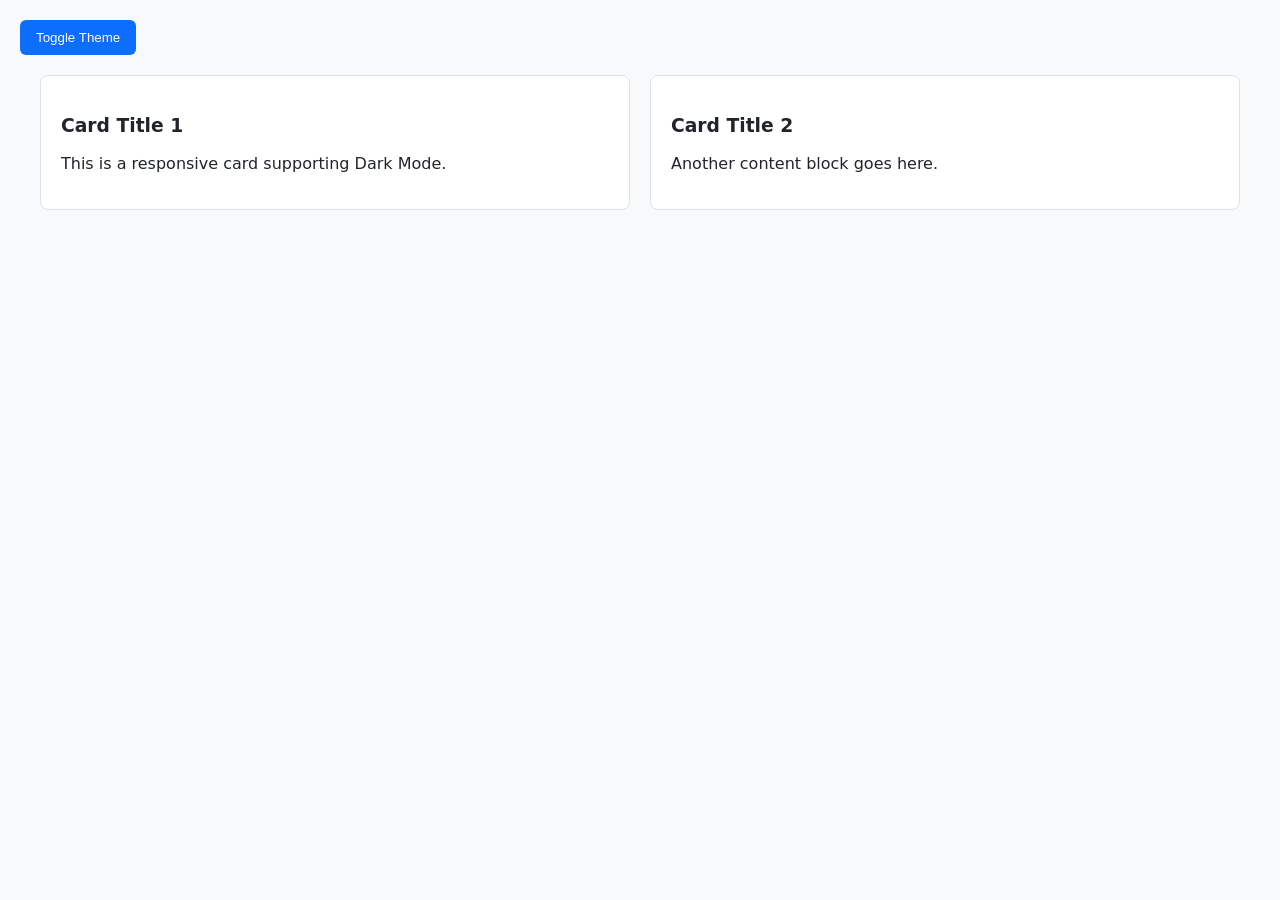
<file: static/index.html>
<!DOCTYPE html>
<html lang="en">

<head>
    <meta charset="UTF-8">
    <meta name="viewport" content="width=device-width, initial-scale=1.0">
    <title>IEEE Protons Project</title>
    <link rel="stylesheet" href="style.css">
</head>

<body>

    <button id="theme-toggle" class="theme-btn">Toggle Theme</button>

    <div class="container">
        <div class="card">
            <h3>Card Title 1</h3>
            <p>This is a responsive card supporting Dark Mode.</p>
        </div>
        <div class="card">
            <h3>Card Title 2</h3>
            <p>Another content block goes here.</p>
        </div>
    </div>

    <script src="script.js"></script>
</body>

</html>
</file>
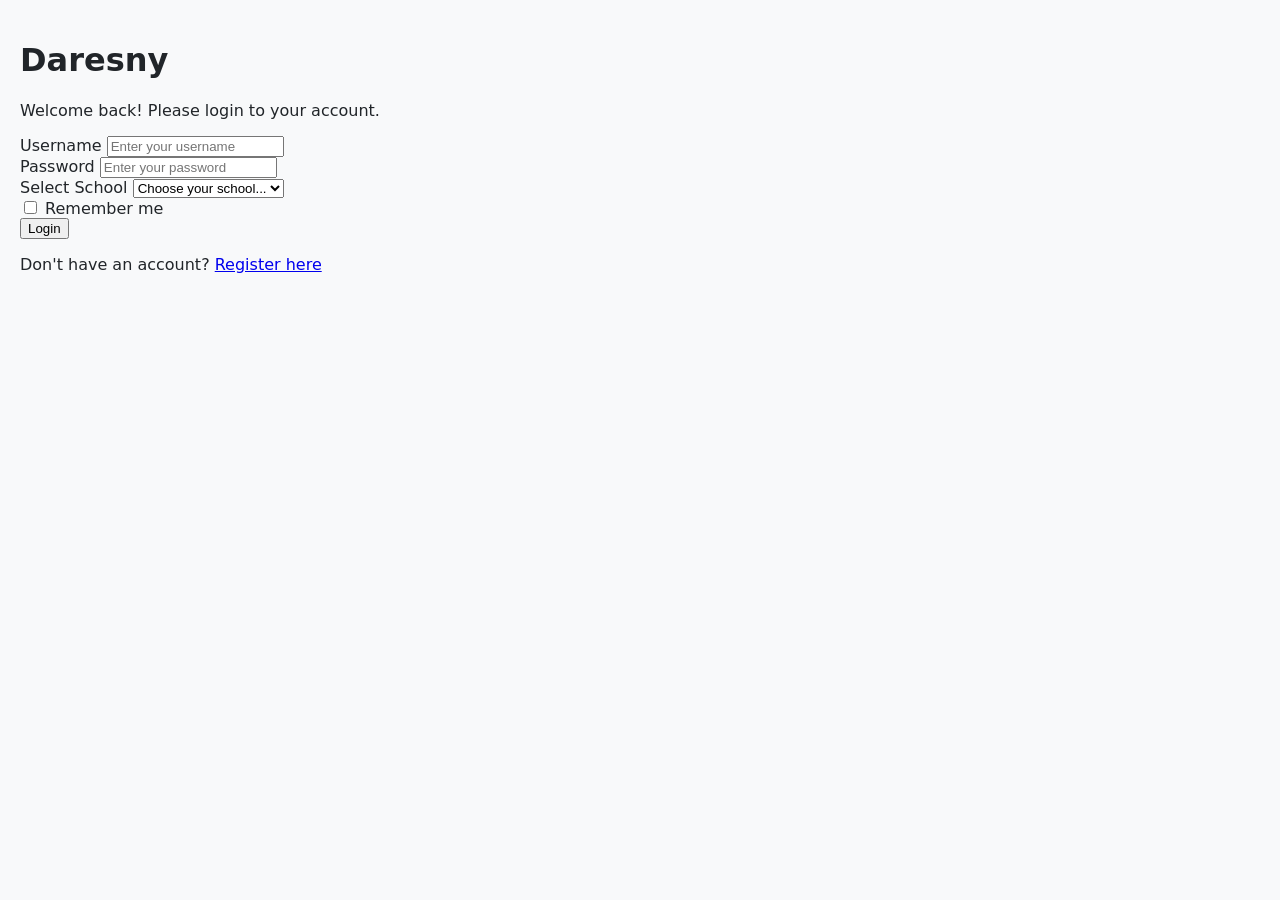
<file: static/login.html>
<!DOCTYPE html>
<html lang="en">
<head>
    <meta charset="UTF-8">
    <meta name="viewport" content="width=device-width, initial-scale=1.0">
    <link rel="stylesheet" href="/static/style.css">
    <title>Daresny - Login</title>
</head>
<body>
    <div class="login-container">
        <div class="login-header">
            <h1>Daresny</h1>
            <p>Welcome back! Please login to your account.</p>
        </div>

        <form class="login-form">
            <div class="input-group">
                <label for="username">Username</label>
                <input type="text" id="username" placeholder="Enter your username" required>
            </div>

            <div class="input-group">
                <label for="password">Password</label>
                <input type="password" id="password" placeholder="Enter your password" required>
            </div>

            <div class="input-group">
                <label for="school">Select School</label>
                <select id="school">
                    <option value="" disabled selected>Choose your school...</option>
                    <option value="school1">School 1</option>
                    <option value="school2">School 2</option>
                    <option value="school3">School 3</option>
                </select>
            </div>

            <div class="form-actions">
                <label class="remember-me">
                    <input type="checkbox" name="remember" id="remember">
                    <span>Remember me</span>
                </label>
            </div>

            <button type="submit" class="btn-submit">Login</button>

            <p class="register-link">
                Don't have an account? <a href="/static/register.html">Register here</a>
            </p>
        </form>
    </div>
</body>
</html>
</file>
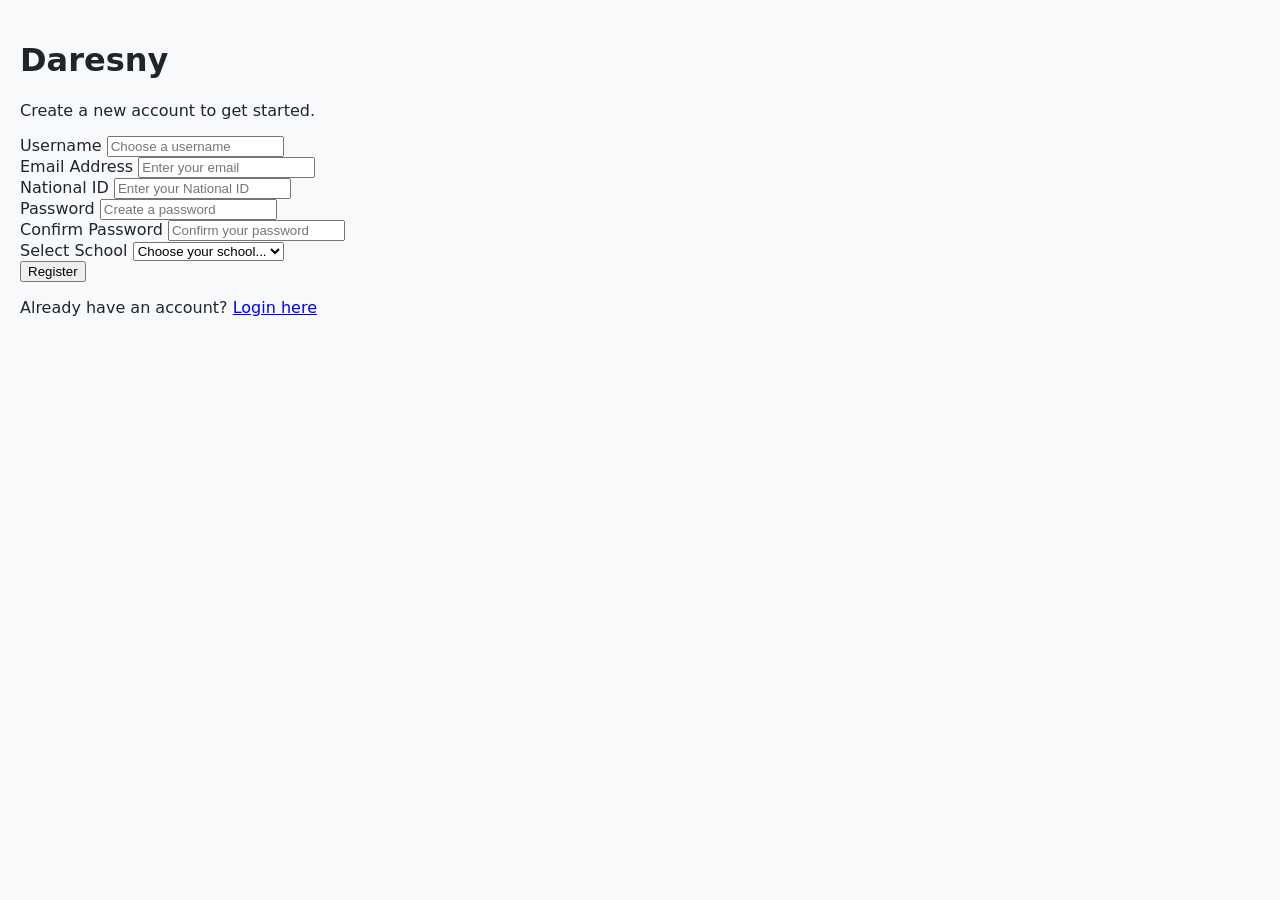
<file: static/register.html>
<!DOCTYPE html>
<html lang="en">
<head>
    <meta charset="UTF-8">
    <meta name="viewport" content="width=device-width, initial-scale=1.0">
    <link rel="stylesheet" href="/static/style.css">
    <title>Daresny - Register</title>
</head>
<body>
    <div class="login-container">
        <div class="login-header">
            <h1>Daresny</h1>
            <p>Create a new account to get started.</p>
        </div>

        <form class="login-form">
            <div class="input-group">
                <label for="username">Username</label>
                <input type="text" id="username" name="username" placeholder="Choose a username" required>
            </div>

            <div class="input-group">
                <label for="email">Email Address</label>
                <input type="email" id="email" name="email" placeholder="Enter your email" required>
            </div>

            <div class="input-group">
                <label for="national-id">National ID</label>
                <input type="text" id="national-id" name="national_id" pattern="[0-9]*" maxlength="14" placeholder="Enter your National ID" required>
            </div>

            <div class="input-group">
                <label for="password">Password</label>
                <input type="password" id="password" name="password" placeholder="Create a password" required>
            </div>

            <div class="input-group">
                <label for="confirm-password">Confirm Password</label>
                <input type="password" id="confirm-password" name="confirm_password" placeholder="Confirm your password" required>
            </div>

            <div class="input-group">
                <label for="school">Select School</label>
                <select id="school" name="school_id" required>
                    <option value="" disabled selected>Choose your school...</option>
                    <option value="school1">School 1</option>
                    <option value="school2">School 2</option>
                    <option value="school3">School 3</option>
                </select>
            </div>

            <button type="submit" class="btn-submit">Register</button>

            <p class="register-link">
                Already have an account? <a href="/login">Login here</a>
            </p>
        </form>
    </div>
</body>
</html>
</file>
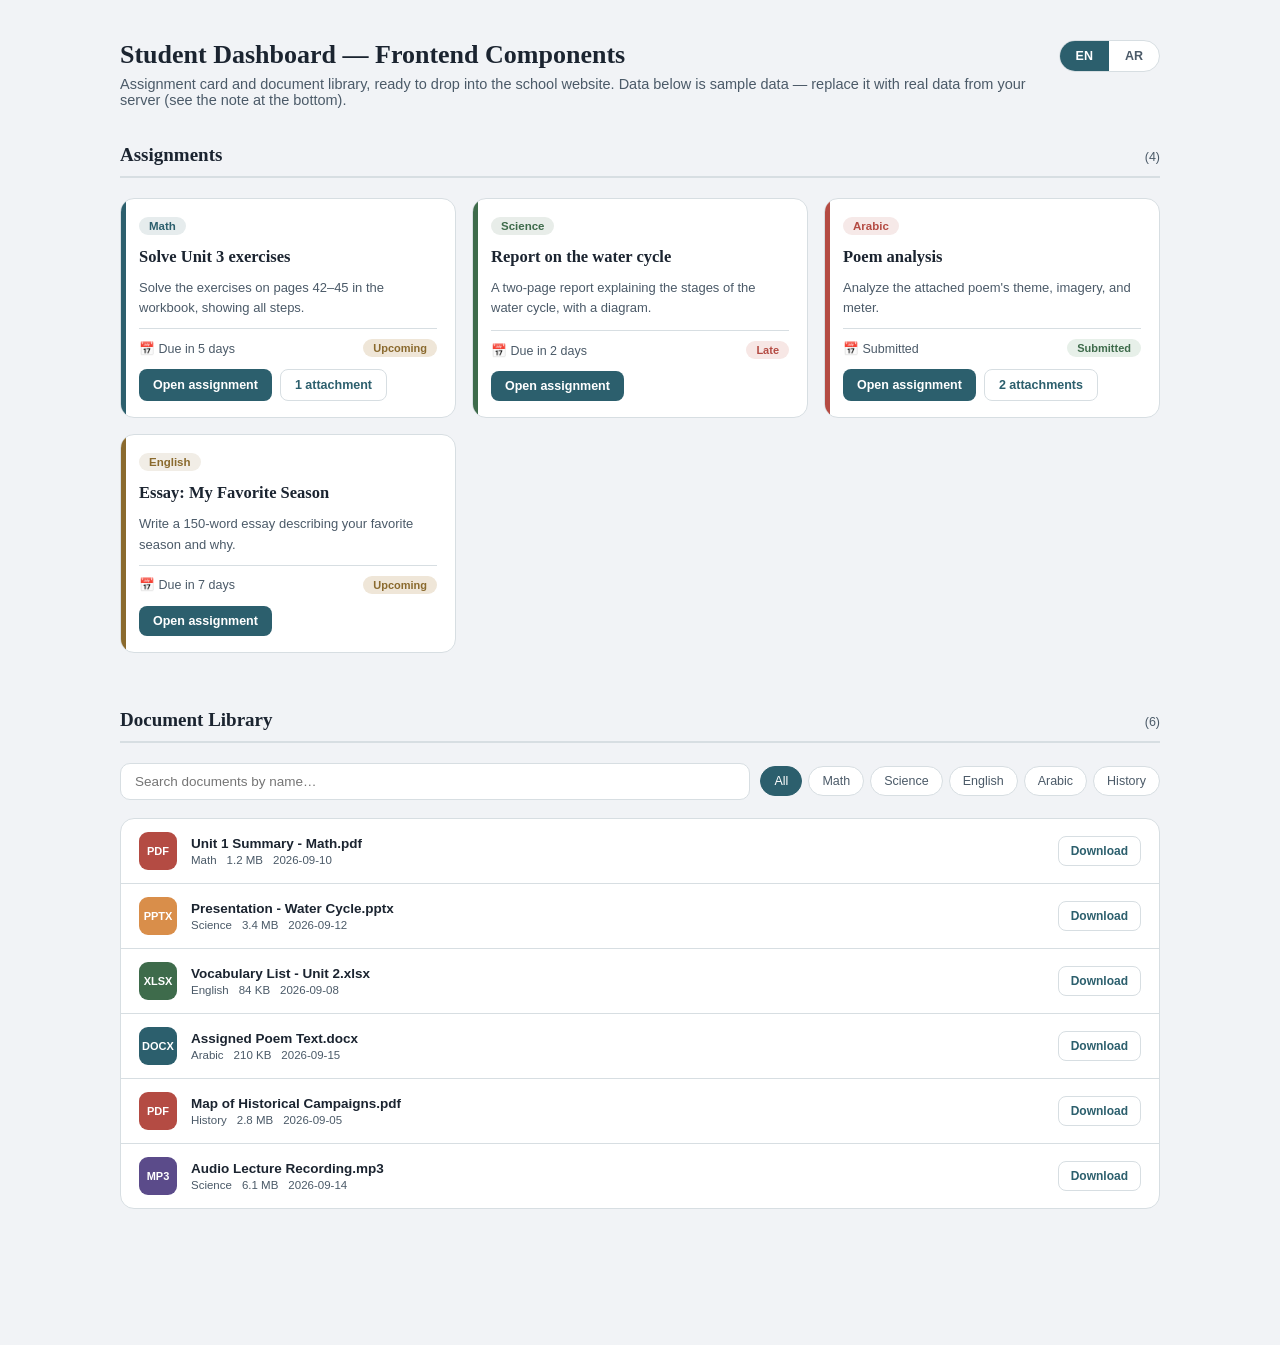
<file: static/school-components.html>
<!DOCTYPE html>
<html lang="en" dir="ltr">
<head>
<meta charset="UTF-8">
<meta name="viewport" content="width=device-width, initial-scale=1.0">
<title>School Site Components — Assignment Card & Document Library</title>
<style>
  /* ============ Design tokens ============ */
  :root{
    --ink:#1B2430;
    --ink-soft:#4B5A68;
    --paper:#F1F3F6;
    --surface:#FFFFFF;
    --line:#D7DEE2;
    --primary:#2C5F6D;
    --primary-deep:#1F4750;
    --accent:#D98E4A;
    --success:#3E6B4B;
    --success-bg:#E7F0E9;
    --danger:#B44B43;
    --danger-bg:#F7E7E5;
    --pending-bg:#EFE6D8;
    --pending:#8A6A2E;
    --radius-card: 14px;
    --radius-chip: 8px;
    --font-head:'Lora', Georgia, 'Times New Roman', serif;
    --font-body:'Inter', 'Segoe UI', Tahoma, sans-serif;
  }

  @import url('https://fonts.googleapis.com/css2?family=Amiri:wght@700&family=Tajawal:wght@400;500;700&family=Lora:wght@600;700&family=Inter:wght@400;500;700&display=swap');

  html[dir="rtl"]{
    --font-head:'Amiri', Georgia, serif;
    --font-body:'Tajawal', 'Segoe UI', Tahoma, sans-serif;
  }

  *{ box-sizing:border-box; }
  body{
    margin:0;
    background:var(--paper);
    color:var(--ink);
    font-family:var(--font-body);
    padding:40px 24px 80px;
  }
  h1{
    font-family:var(--font-head);
    font-size:26px;
    margin:0 0 6px;
  }
  .page-sub{
    color:var(--ink-soft);
    margin:0 0 36px;
    font-size:14.5px;
  }
  section.block{ max-width:1040px; margin:0 auto 56px; }
  section.block h2{
    font-family:var(--font-head);
    font-size:19px;
    border-bottom:2px solid var(--line);
    padding-bottom:10px;
    margin-bottom:20px;
    display:flex;
    align-items:baseline;
    justify-content:space-between;
  }
  section.block h2 small{
    font-family:var(--font-body);
    font-weight:500;
    font-size:12.5px;
    color:var(--ink-soft);
  }

  /* ============ Assignment cards ============ */
  #assignments-grid{
    display:grid;
    grid-template-columns:repeat(auto-fill, minmax(260px,1fr));
    gap:16px;
  }
  .assignment-card{
    background:var(--surface);
    border:1px solid var(--line);
    border-radius:var(--radius-card);
    padding:18px 18px 16px;
    position:relative;
    overflow:hidden;
    display:flex;
    flex-direction:column;
    gap:10px;
  }
  .assignment-card::before{
    content:"";
    position:absolute;
    inset-inline-start:0;
    top:0; bottom:0;
    width:5px;
    background:var(--subject-color, var(--primary));
  }
  .assignment-card .subject-tag{
    align-self:flex-start;
    font-size:11.5px;
    font-weight:700;
    color:var(--subject-color, var(--primary));
    background:color-mix(in srgb, var(--subject-color, var(--primary)) 12%, white);
    padding:3px 10px;
    border-radius:999px;
  }
  .assignment-card h3{
    margin:0;
    font-family:var(--font-head);
    font-size:16.5px;
    line-height:1.4;
  }
  .assignment-card p.desc{
    margin:0;
    font-size:13px;
    color:var(--ink-soft);
    line-height:1.55;
    flex:1;
  }
  .assignment-meta{
    display:flex;
    align-items:center;
    justify-content:space-between;
    font-size:12.5px;
    color:var(--ink-soft);
    border-top:1px solid var(--line);
    padding-top:10px;
  }
  .assignment-meta .due{ display:flex; align-items:center; gap:5px; }
  .status-pill{
    font-size:11px;
    font-weight:700;
    padding:3px 10px;
    border-radius:999px;
    white-space:nowrap;
  }
  .status-pill.upcoming{ background:var(--pending-bg); color:var(--pending); }
  .status-pill.submitted{ background:var(--success-bg); color:var(--success); }
  .status-pill.late{ background:var(--danger-bg); color:var(--danger); }
  .assignment-actions{
    display:flex;
    gap:8px;
    margin-top:2px;
  }
  .btn{
    border:none;
    border-radius:var(--radius-chip);
    padding:8px 14px;
    font-family:var(--font-body);
    font-size:12.5px;
    font-weight:700;
    cursor:pointer;
    transition:opacity .15s ease;
  }
  .btn:hover{ opacity:.85; }
  .btn.primary{ background:var(--primary); color:#fff; }
  .btn.ghost{ background:transparent; color:var(--primary); border:1px solid var(--line); }

  /* ============ Document library ============ */
  .library-toolbar{
    display:flex;
    flex-wrap:wrap;
    gap:10px;
    margin-bottom:18px;
    align-items:center;
  }
  .library-search{
    flex:1;
    min-width:200px;
    position:relative;
  }
  .library-search input{
    width:100%;
    padding:10px 14px;
    border:1px solid var(--line);
    border-radius:10px;
    font-family:var(--font-body);
    font-size:13.5px;
    background:var(--surface);
  }
  .library-search input:focus{
    outline:2px solid var(--primary);
    outline-offset:1px;
  }
  .filter-tabs{ display:flex; gap:6px; flex-wrap:wrap; }
  .filter-tabs button{
    border:1px solid var(--line);
    background:var(--surface);
    color:var(--ink-soft);
    font-family:var(--font-body);
    font-size:12.5px;
    font-weight:500;
    padding:7px 13px;
    border-radius:999px;
    cursor:pointer;
  }
  .filter-tabs button.active{
    background:var(--primary);
    border-color:var(--primary);
    color:#fff;
  }

  #library-list{
    background:var(--surface);
    border:1px solid var(--line);
    border-radius:var(--radius-card);
    overflow:hidden;
  }
  .doc-row{
    display:flex;
    align-items:center;
    gap:14px;
    padding:13px 18px;
    border-bottom:1px solid var(--line);
  }
  .doc-row:last-child{ border-bottom:none; }
  .doc-icon{
    width:38px; height:38px;
    border-radius:9px;
    display:flex; align-items:center; justify-content:center;
    font-size:11px;
    font-weight:700;
    color:#fff;
    flex-shrink:0;
  }
  .doc-info{ flex:1; min-width:0; }
  .doc-info .name{
    font-size:13.5px;
    font-weight:700;
    margin:0 0 3px;
    white-space:nowrap;
    overflow:hidden;
    text-overflow:ellipsis;
  }
  .doc-info .meta{
    font-size:11.5px;
    color:var(--ink-soft);
    display:flex;
    gap:10px;
    flex-wrap:wrap;
  }
  .doc-row .download{
    flex-shrink:0;
    background:transparent;
    border:1px solid var(--line);
    color:var(--primary);
    border-radius:8px;
    padding:7px 12px;
    font-size:12px;
    font-weight:700;
    cursor:pointer;
    font-family:var(--font-body);
  }
  .doc-row .download:hover{ background:var(--paper); }
  #library-empty{
    padding:40px 18px;
    text-align:center;
    color:var(--ink-soft);
    font-size:13.5px;
    display:none;
  }

  @media (max-width:520px){
    .doc-row{ flex-wrap:wrap; }
    .doc-info .meta{ gap:6px; }
  }

  /* ============ Language switch ============ */
  .page-header{
    max-width:1040px;
    margin:0 auto 36px;
    display:flex;
    align-items:flex-start;
    justify-content:space-between;
    gap:20px;
  }
  .page-header .titles{ flex:1; }
  .page-header h1{ margin:0 0 6px; }
  .page-header .page-sub{ margin:0; }
  .lang-switch{
    display:flex;
    border:1px solid var(--line);
    border-radius:999px;
    overflow:hidden;
    flex-shrink:0;
    background:var(--surface);
  }
  .lang-switch button{
    border:none;
    background:transparent;
    color:var(--ink-soft);
    font-family:var(--font-body);
    font-size:12.5px;
    font-weight:700;
    padding:8px 16px;
    cursor:pointer;
  }
  .lang-switch button.active{
    background:var(--primary);
    color:#fff;
  }
</style>
</head>
<body>

<div class="page-header">
  <div class="titles">
    <h1 id="page-title">Student Dashboard — Frontend Components</h1>
    <p class="page-sub" id="page-subtitle">Assignment card and document library, ready to drop into the school website. Data below is sample data — replace it with real data from your server (see the note at the bottom).</p>
  </div>
  <div class="lang-switch">
    <button data-lang="en" id="lang-en">EN</button>
    <button data-lang="ar" id="lang-ar">AR</button>
  </div>
</div>

<section class="block">
  <h2><span id="assign-heading">Assignments</span> <small id="assign-count"></small></h2>
  <div id="assignments-grid"></div>
</section>

<section class="block">
  <h2><span id="library-heading">Document Library</span> <small id="doc-count"></small></h2>
  <div class="library-toolbar">
    <div class="library-search">
      <input type="text" id="doc-search">
    </div>
    <div class="filter-tabs" id="doc-filters"></div>
  </div>
  <div id="library-list"></div>
  <div id="library-empty"></div>
</section>

<script>
/* ==========================================================
   Sample data — replace with real data from your server,
   e.g. fetch('/api/assignments') / fetch('/api/documents')
   ========================================================== */

// UI text for every supported language. Add a language by adding a key here.
const STRINGS = {
  en: {
    pageTitle: "Student Dashboard — Frontend Components",
    pageSubtitle: "Assignment card and document library, ready to drop into the school website. Data below is sample data — replace it with real data from your server (see the note at the bottom).",
    assignHeading: "Assignments",
    libraryHeading: "Document Library",
    searchPlaceholder: "Search documents by name…",
    filterAll: "All",
    statusUpcoming: "Upcoming",
    statusSubmitted: "Submitted",
    statusLate: "Late",
    dueToday: "Due today",
    dueTomorrow: "Due tomorrow",
    dueIn: (n) => `Due in ${n} days`,
    dueLateBy: (n) => `${n} day${n===1?"":"s"} late`,
    openAssignment: "Open assignment",
    attachmentCount: (n) => `${n} attachment${n===1?"":"s"}`,
    download: "Download",
    emptyLibrary: "No documents match your search."
  },
  ar: {
    pageTitle: "لوحة الطالب — نماذج الواجهة الأمامية",
    pageSubtitle: "بطاقة الواجب ومكتبة المستندات، جاهزتين للدمج في موقع المدرسة. البيانات هنا وهمية؛ استبدلها ببيانات حقيقية قادمة من الخادم (انظر الملاحظة أسفل الصفحة).",
    assignHeading: "الواجبات",
    libraryHeading: "مكتبة المستندات",
    searchPlaceholder: "ابحث عن مستند بالاسم…",
    filterAll: "الكل",
    statusUpcoming: "قادم",
    statusSubmitted: "تم التسليم",
    statusLate: "متأخر",
    dueToday: "اليوم",
    dueTomorrow: "غدًا",
    dueIn: (n) => `بعد ${n} أيام`,
    dueLateBy: (n) => `متأخر ${n} يوم`,
    openAssignment: "فتح الواجب",
    attachmentCount: (n) => `${n} مرفق`,
    download: "تحميل",
    emptyLibrary: "لا توجد مستندات مطابقة لبحثك."
  }
};

// Subject keys are canonical (used for filtering/colors); each has a label per language.
const SUBJECTS = {
  math:     { color:"#2C5F6D", label:{ en:"Math",     ar:"رياضيات" } },
  science:  { color:"#3E6B4B", label:{ en:"Science",  ar:"علوم" } },
  arabic:   { color:"#B44B43", label:{ en:"Arabic",   ar:"لغة عربية" } },
  english:  { color:"#8A6A2E", label:{ en:"English",  ar:"لغة إنجليزية" } },
  history:  { color:"#5B4B8A", label:{ en:"History",  ar:"تاريخ" } },
};

const assignments = [
  {
    id: 1,
    subject: "math",
    title: { en:"Solve Unit 3 exercises", ar:"حل تمارين الوحدة الثالثة" },
    description: { en:"Solve the exercises on pages 42–45 in the workbook, showing all steps.",
                    ar:"حل التمارين من صفحة 42 إلى 45 في كراسة الأنشطة، مع توضيح خطوات الحل." },
    dueDate: "2026-09-24",
    status: "upcoming", // upcoming | submitted | late
    attachments: 1
  },
  {
    id: 2,
    subject: "science",
    title: { en:"Report on the water cycle", ar:"تقرير عن الدورة المائية" },
    description: { en:"A two-page report explaining the stages of the water cycle, with a diagram.",
                    ar:"تقرير من صفحتين يشرح مراحل الدورة المائية مع رسم توضيحي." },
    dueDate: "2026-09-21",
    status: "late",
    attachments: 0
  },
  {
    id: 3,
    subject: "arabic",
    title: { en:"Poem analysis", ar:"تحليل نص شعري" },
    description: { en:"Analyze the attached poem's theme, imagery, and meter.",
                    ar:"تحليل القصيدة المرفقة من حيث الفكرة والصور الشعرية والوزن." },
    dueDate: "2026-09-28",
    status: "submitted",
    attachments: 2
  },
  {
    id: 4,
    subject: "english",
    title: { en:"Essay: My Favorite Season", ar:"مقال: فصلي المفضل" },
    description: { en:"Write a 150-word essay describing your favorite season and why.",
                    ar:"اكتب مقالًا من 150 كلمة يصف فصلك المفضل وسبب ذلك." },
    dueDate: "2026-09-26",
    status: "upcoming",
    attachments: 0
  },
];

const documents = [
  { id:1, subject:"math",    type:"PDF",  size:"1.2 MB", date:"2026-09-10", name:{ en:"Unit 1 Summary - Math.pdf", ar:"ملخص الوحدة الأولى - رياضيات.pdf" } },
  { id:2, subject:"science", type:"PPTX", size:"3.4 MB", date:"2026-09-12", name:{ en:"Presentation - Water Cycle.pptx", ar:"عرض تقديمي - الدورة المائية.pptx" } },
  { id:3, subject:"english", type:"XLSX", size:"84 KB",  date:"2026-09-08", name:{ en:"Vocabulary List - Unit 2.xlsx", ar:"جدول المفردات - الوحدة 2.xlsx" } },
  { id:4, subject:"arabic",  type:"DOCX", size:"210 KB", date:"2026-09-15", name:{ en:"Assigned Poem Text.docx", ar:"نص القصيدة المقررة.docx" } },
  { id:5, subject:"history", type:"PDF",  size:"2.8 MB", date:"2026-09-05", name:{ en:"Map of Historical Campaigns.pdf", ar:"خريطة الحملات التاريخية.pdf" } },
  { id:6, subject:"science", type:"MP3",  size:"6.1 MB", date:"2026-09-14", name:{ en:"Audio Lecture Recording.mp3", ar:"تسجيل الشرح الصوتي.mp3" } },
];

const FILE_COLORS = {
  PDF:"#B44B43", PPTX:"#D98E4A", XLSX:"#3E6B4B", DOCX:"#2C5F6D", MP3:"#5B4B8A"
};

/* ============ Language state ============ */
let LANG = "en";
let activeFilter = "all";

function t(key, ...args){
  const val = STRINGS[LANG][key];
  return typeof val === "function" ? val(...args) : val;
}

function setLanguage(lang){
  LANG = lang;
  document.documentElement.lang = lang;
  document.documentElement.dir = lang === "ar" ? "rtl" : "ltr";

  document.getElementById("lang-en").classList.toggle("active", lang === "en");
  document.getElementById("lang-ar").classList.toggle("active", lang === "ar");

  document.getElementById("page-title").textContent = t("pageTitle");
  document.getElementById("page-subtitle").textContent = t("pageSubtitle");
  document.getElementById("assign-heading").textContent = t("assignHeading");
  document.getElementById("library-heading").textContent = t("libraryHeading");
  document.getElementById("doc-search").placeholder = t("searchPlaceholder");
  document.getElementById("library-empty").textContent = t("emptyLibrary");

  renderAssignments();
  renderFilters();
  renderLibrary();
}

/* ============ Assignment cards rendering ============ */
function daysUntil(dateStr){
  const today = new Date("2026-09-19"); // demo "today" — replace with `new Date()` in production
  const due = new Date(dateStr);
  return Math.round((due - today) / 86400000);
}

function dueLabel(a){
  const d = daysUntil(a.dueDate);
  if(a.status === "submitted") return t("statusSubmitted");
  if(d < 0) return t("dueLateBy", Math.abs(d));
  if(d === 0) return t("dueToday");
  if(d === 1) return t("dueTomorrow");
  return t("dueIn", d);
}

function renderAssignments(){
  const statusLabels = { upcoming:t("statusUpcoming"), submitted:t("statusSubmitted"), late:t("statusLate") };
  const grid = document.getElementById("assignments-grid");
  grid.innerHTML = assignments.map(a => `
    <article class="assignment-card" style="--subject-color:${SUBJECTS[a.subject].color}">
      <span class="subject-tag">${SUBJECTS[a.subject].label[LANG]}</span>
      <h3>${a.title[LANG]}</h3>
      <p class="desc">${a.description[LANG]}</p>
      <div class="assignment-meta">
        <span class="due">📅 ${dueLabel(a)}</span>
        <span class="status-pill ${a.status}">${statusLabels[a.status]}</span>
      </div>
      <div class="assignment-actions">
        <button class="btn primary" onclick="openAssignment(${a.id})">${t("openAssignment")}</button>
        ${a.attachments > 0 ? `<button class="btn ghost">${t("attachmentCount", a.attachments)}</button>` : ""}
      </div>
    </article>
  `).join("");
  document.getElementById("assign-count").textContent = `(${assignments.length})`;
}

function openAssignment(id){
  const a = assignments.find(x => x.id === id);
  alert(`${t("openAssignment")}: ${a.title[LANG]}`); // replace with navigation to the real assignment page
}

/* ============ Document library rendering ============ */
function renderFilters(){
  const subjectKeys = [...new Set(documents.map(d => d.subject))];
  const wrap = document.getElementById("doc-filters");
  const options = [{ key:"all", label:t("filterAll") }, ...subjectKeys.map(k => ({ key:k, label:SUBJECTS[k].label[LANG] }))];
  wrap.innerHTML = options.map(o =>
    `<button class="${o.key===activeFilter ? 'active':''}" data-subject="${o.key}">${o.label}</button>`
  ).join("");
  wrap.querySelectorAll("button").forEach(btn=>{
    btn.addEventListener("click", ()=>{
      activeFilter = btn.dataset.subject;
      renderFilters();
      renderLibrary();
    });
  });
}

function renderLibrary(){
  const query = document.getElementById("doc-search").value.trim().toLowerCase();
  const filtered = documents.filter(d=>{
    const matchSubject = activeFilter === "all" || d.subject === activeFilter;
    const matchQuery = d.name[LANG].toLowerCase().includes(query);
    return matchSubject && matchQuery;
  });

  const list = document.getElementById("library-list");
  const empty = document.getElementById("library-empty");

  if(filtered.length === 0){
    list.style.display = "none";
    empty.style.display = "block";
  } else {
    list.style.display = "block";
    empty.style.display = "none";
    list.innerHTML = filtered.map(d => `
      <div class="doc-row">
        <div class="doc-icon" style="background:${FILE_COLORS[d.type] || '#2C5F6D'}">${d.type}</div>
        <div class="doc-info">
          <p class="name">${d.name[LANG]}</p>
          <div class="meta">
            <span>${SUBJECTS[d.subject].label[LANG]}</span>
            <span>${d.size}</span>
            <span>${d.date}</span>
          </div>
        </div>
        <button class="download" onclick="downloadDoc(${d.id})">${t("download")}</button>
      </div>
    `).join("");
  }
  document.getElementById("doc-count").textContent = `(${filtered.length})`;
}

function downloadDoc(id){
  const d = documents.find(x => x.id === id);
  alert(`${t("download")}: ${d.name[LANG]}`); // replace with a real download link, e.g. window.location = d.url
}

document.getElementById("doc-search").addEventListener("input", renderLibrary);
document.getElementById("lang-en").addEventListener("click", () => setLanguage("en"));
document.getElementById("lang-ar").addEventListener("click", () => setLanguage("ar"));

/* ============ Init ============ */
setLanguage("en");
</script>
</body>
</html>
<script src="script.js"></script>
</file>
<file: static/style.css>
/* CSS Variables for Light Mode */
:root {
    --bg-color: #f8f9fa;
    --text-color: #212529;
    --card-bg: #ffffff;
    --border-color: #dee2e6;
    --primary-color: #0d6efd;
}

/* CSS Variables for Dark Mode */
[data-theme="dark"] {
    --bg-color: #121212;
    --text-color: #e0e0e0;
    --card-bg: #1e1e1e;
    --border-color: #333333;
    --primary-color: #3d8bfd;
}

/* Global Styles */
body {
    background-color: var(--bg-color);
    color: var(--text-color);
    font-family: system-ui, -apple-system, sans-serif;
    transition: background-color 0.3s ease, color 0.3s ease;
    margin: 0;
    padding: 20px;
}

/* Responsive Grid Layout */
.container {
    display: grid;
    grid-template-columns: repeat(auto-fit, minmax(300px, 1fr));
    gap: 20px;
    max-width: 1200px;
    margin: 0 auto;
}

/* Card Style */
.card {
    background-color: var(--card-bg);
    border: 1px solid var(--border-color);
    padding: 20px;
    border-radius: 8px;
    transition: background-color 0.3s ease;
}

/* Toggle Button Style */
.theme-btn {
    background-color: var(--primary-color);
    color: #ffffff;
    border: none;
    padding: 10px 16px;
    border-radius: 6px;
    cursor: pointer;
    margin-bottom: 20px;
}

/* Mobile Responsiveness */
@media (max-width: 768px) {
    body {
        padding: 10px;
    }

    .container {
        grid-template-columns: 1fr;
    }
}
</file>
